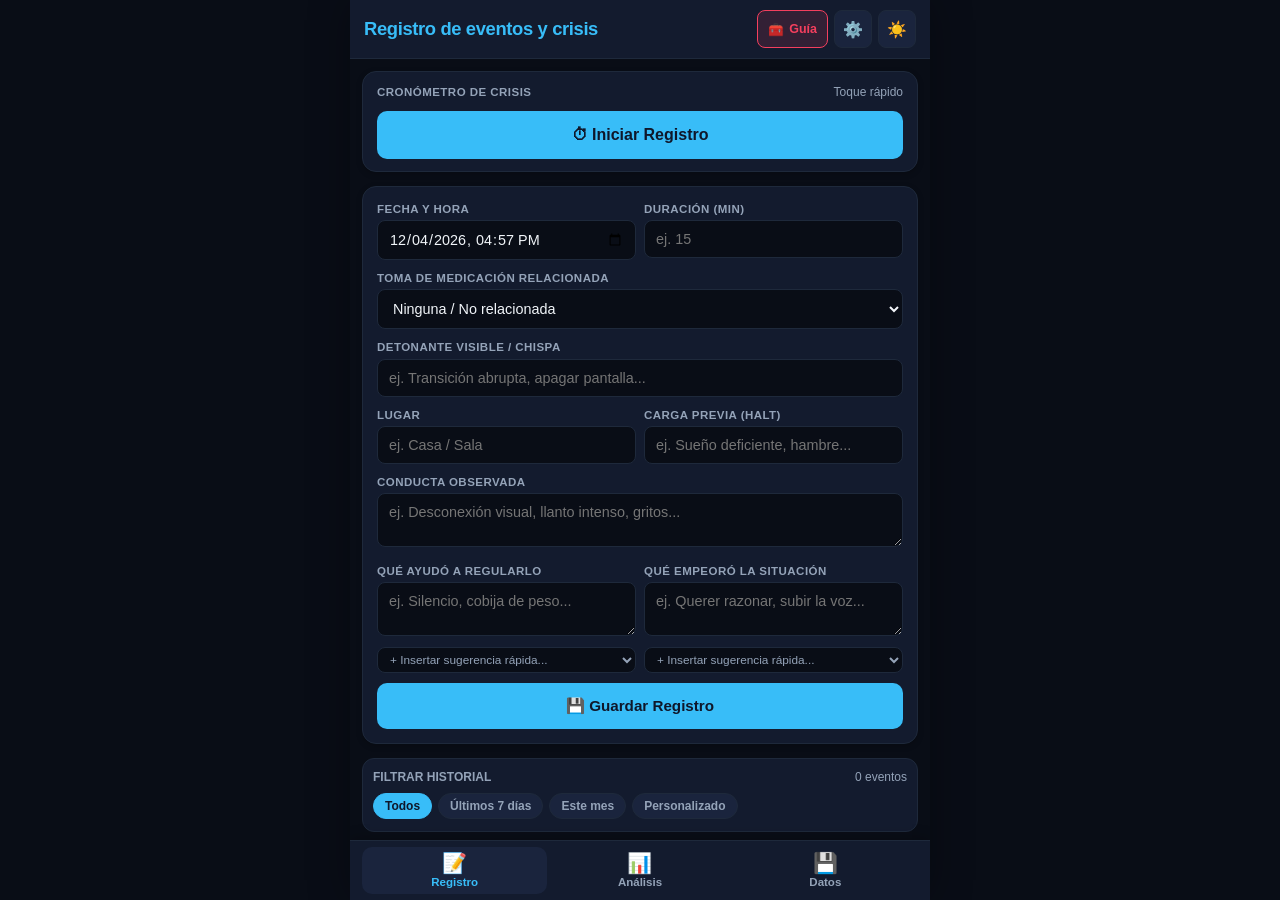
<file: public/bitacora_offline.html>
<!DOCTYPE html>
<html lang="es">
<head>
  <meta charset="UTF-8">
  <meta name="viewport" content="width=device-width, initial-scale=1.0, maximum-scale=1.0, user-scalable=no">
  <title>Registro de eventos y crisis</title>
  <meta name="description" content="Herramienta de registro de eventos y crisis, análisis de patrones y guía rápida de rescate.">
  <meta name="theme-color" content="#090d16">
  <meta name="apple-mobile-web-app-capable" content="yes">
  <meta name="apple-mobile-web-app-status-bar-style" content="black-translucent">
  <meta name="apple-mobile-web-app-title" content="Registro Crisis">
  <!-- 1. PWA Manifest Nativo -->
  <link rel="manifest" href="/manifest.json">
  <link rel="icon" type="image/png" sizes="192x192" href="/icon-192.png">
  <link rel="apple-touch-icon" href="/icon-192.png">

  <style>
    :root {
      --bg: #090d16;
      --card: #131b2e;
      --card-subtle: #1a243d;
      --accent: #38bdf8;
      --accent-hover: #0ea5e9;
      --accent-peak: #f43f5e;
      --text: #f1f5f9;
      --muted: #94a3b8;
      --border: #1e293b;
      --border-light: #2d3d63;
      --input-bg: #090d16;
      --danger: #f43f5e;
      --success: #10b981;
      --shadow: 0 4px 16px rgba(0, 0, 0, 0.35);
      --shadow-sm: 0 2px 6px rgba(0, 0, 0, 0.2);
    }

    [data-theme="light"] {
      --bg: #f8fafc;
      --card: #ffffff;
      --card-subtle: #f1f5f9;
      --accent: #0284c7;
      --accent-hover: #0369a1;
      --accent-peak: #e11d48;
      --text: #0f172a;
      --muted: #64748b;
      --border: #e2e8f0;
      --border-light: #cbd5e1;
      --input-bg: #ffffff;
      --danger: #e11d48;
      --success: #059669;
      --shadow: 0 4px 16px rgba(15, 23, 42, 0.06);
      --shadow-sm: 0 2px 6px rgba(15, 23, 42, 0.03);
    }

    * {
      box-sizing: border-box;
      font-family: -apple-system, BlinkMacSystemFont, "Segoe UI", Roboto, "Helvetica Neue", sans-serif;
      margin: 0;
      padding: 0;
      -webkit-tap-highlight-color: transparent;
    }

    html, body {
      height: 100%;
      height: 100dvh;
      margin: 0;
      padding: 0;
      overflow: hidden;
      background-color: var(--bg);
      color: var(--text);
      line-height: 1.4;
      -webkit-font-smoothing: antialiased;
    }

    /* App Shell Fijo (Zero Window Overflow) */
    .app-shell {
      height: 100%;
      height: 100dvh;
      width: 100%;
      max-width: 580px;
      margin: 0 auto;
      display: flex;
      flex-direction: column;
      overflow: hidden;
      background-color: var(--bg);
      position: relative;
      box-shadow: 0 0 40px rgba(0, 0, 0, 0.3);
    }

    /* Cabecera Compacta Fija */
    .app-header {
      flex-shrink: 0;
      z-index: 30;
      border-bottom: 1px solid var(--border);
      background: var(--card);
      padding: 10px 14px;
      display: flex;
      justify-content: space-between;
      align-items: center;
      gap: 8px;
    }

    .brand-wrap {
      display: flex;
      flex-direction: column;
      overflow: hidden;
    }

    h1 {
      font-size: 1.15rem;
      font-weight: 800;
      color: var(--accent);
      letter-spacing: -0.02em;
      white-space: nowrap;
      overflow: hidden;
      text-overflow: ellipsis;
      line-height: 1.2;
    }

    .child-badge {
      font-size: 0.72rem;
      font-weight: 600;
      color: var(--muted);
      display: flex;
      align-items: center;
      gap: 5px;
      margin-top: 2px;
    }

    .child-pill {
      background: var(--card-subtle);
      border: 1px solid var(--border);
      padding: 0px 7px;
      border-radius: 9999px;
      color: var(--accent);
      font-size: 0.7rem;
    }

    .header-actions {
      display: flex;
      align-items: center;
      gap: 6px;
      flex-shrink: 0;
    }

    /* Contenido Scrolleable de cada vista */
    .view-content {
      flex: 1;
      overflow-y: auto;
      -webkit-overflow-scrolling: touch;
      padding: 12px;
      display: flex;
      flex-direction: column;
      gap: 12px;
    }

    /* Barra de Navegación Inferior Fija */
    .bottom-nav {
      flex-shrink: 0;
      z-index: 30;
      border-top: 1px solid var(--border);
      background: var(--card);
      display: grid;
      grid-template-columns: repeat(3, 1fr);
      padding: 6px 12px calc(6px + env(safe-area-inset-bottom, 0px)) 12px;
      box-shadow: 0 -3px 12px rgba(0, 0, 0, 0.2);
    }

    .nav-item {
      display: flex;
      flex-direction: column;
      align-items: center;
      justify-content: center;
      gap: 3px;
      padding: 6px 0;
      border-radius: 10px;
      color: var(--muted);
      font-size: 0.72rem;
      font-weight: 600;
      cursor: pointer;
      border: none;
      background: transparent;
      transition: all 0.15s ease;
      touch-action: manipulation;
    }

    .nav-item.active {
      color: var(--accent);
      background: var(--card-subtle);
    }

    .nav-item .nav-icon {
      font-size: 1.25rem;
      line-height: 1;
    }

    /* Cronómetro */
    .timer-box {
      background: var(--card);
      border: 1px solid var(--border);
      border-radius: 14px;
      padding: 12px 14px;
      display: flex;
      flex-direction: column;
      gap: 10px;
      box-shadow: var(--shadow-sm);
      transition: border-color 0.2s ease;
    }

    .timer-box.active {
      border-color: var(--accent-peak);
      box-shadow: 0 0 16px rgba(244, 63, 94, 0.25);
    }

    .timer-btn {
      width: 100%;
      padding: 13px 16px;
      min-height: 48px;
      font-size: 1rem;
      font-weight: 700;
      border-radius: 10px;
      cursor: pointer;
      border: none;
      display: flex;
      align-items: center;
      justify-content: center;
      gap: 8px;
      touch-action: manipulation;
      transition: transform 0.1s ease;
    }

    .timer-btn-start {
      background: var(--accent);
      color: #0f172a;
    }

    .timer-btn-start:active {
      transform: scale(0.98);
    }

    .timer-btn-stop {
      background: var(--accent-peak);
      color: #ffffff;
      animation: pulse-ring 2s cubic-bezier(0.4, 0, 0.6, 1) infinite;
    }

    @keyframes pulse-ring {
      0%, 100% { box-shadow: 0 0 0 0 rgba(244, 63, 94, 0.5); }
      50% { box-shadow: 0 0 0 8px rgba(244, 63, 94, 0); }
    }

    .timer-time-display {
      font-family: ui-monospace, SFMono-Regular, Menlo, Monaco, Consolas, monospace;
      font-size: 1.8rem;
      font-weight: 800;
      color: var(--accent-peak);
      text-align: center;
      line-height: 1.1;
    }

    .timer-badge {
      font-size: 0.68rem;
      font-weight: 700;
      text-transform: uppercase;
      letter-spacing: 0.05em;
      padding: 2px 7px;
      border-radius: 9999px;
      display: inline-flex;
      align-items: center;
      gap: 5px;
    }

    .timer-badge.running {
      background: rgba(244, 63, 94, 0.15);
      color: var(--accent-peak);
      border: 1px solid rgba(244, 63, 94, 0.3);
    }

    .timer-alert {
      background: rgba(16, 185, 129, 0.12);
      border: 1px solid var(--success);
      color: var(--text);
      padding: 8px 12px;
      border-radius: 8px;
      font-size: 0.8rem;
      display: flex;
      justify-content: space-between;
      align-items: center;
    }

    /* Alerta de Medicación */
    .med-alert-box {
      background: rgba(56, 189, 248, 0.1);
      border: 1px solid var(--accent);
      border-radius: 10px;
      padding: 10px 12px;
      display: flex;
      align-items: center;
      justify-content: space-between;
      gap: 8px;
      font-size: 0.82rem;
      color: var(--text);
    }

    [data-theme="light"] .med-alert-box {
      background: rgba(2, 132, 199, 0.08);
    }

    /* Tarjetas y Formularios */
    .card {
      background-color: var(--card);
      border: 1px solid var(--border);
      border-radius: 14px;
      padding: 14px;
      display: flex;
      flex-direction: column;
      gap: 10px;
      box-shadow: var(--shadow-sm);
    }

    label {
      font-size: 0.72rem;
      font-weight: 700;
      color: var(--muted);
      text-transform: uppercase;
      letter-spacing: 0.04em;
      margin-bottom: 3px;
      display: block;
    }

    input, textarea, select {
      width: 100%;
      background: var(--input-bg);
      border: 1px solid var(--border);
      border-radius: 8px;
      color: var(--text);
      padding: 10px 11px;
      font-size: 0.9rem;
      outline: none;
      transition: border-color 0.15s ease;
    }

    input:focus, textarea:focus, select:focus {
      border-color: var(--accent);
    }

    textarea {
      resize: vertical;
      min-height: 52px;
    }

    .grid {
      display: grid;
      grid-template-columns: 1fr 1fr;
      gap: 8px;
    }

    /* Botones */
    .btn {
      background: var(--accent);
      color: #0f172a;
      border: none;
      font-weight: 700;
      font-size: 0.95rem;
      padding: 12px;
      border-radius: 10px;
      cursor: pointer;
      text-align: center;
      min-height: 46px;
      display: flex;
      align-items: center;
      justify-content: center;
      gap: 6px;
      transition: transform 0.1s ease;
      touch-action: manipulation;
    }

    .btn:active {
      transform: scale(0.98);
    }

    .btn-secondary {
      background: var(--card-subtle);
      border: 1px solid var(--border);
      color: var(--text);
      font-size: 0.8rem;
      font-weight: 600;
      padding: 7px 11px;
      border-radius: 8px;
      cursor: pointer;
      min-height: 38px;
      display: inline-flex;
      align-items: center;
      justify-content: center;
      gap: 5px;
      touch-action: manipulation;
    }

    .btn-icon {
      background: var(--card-subtle);
      border: 1px solid var(--border);
      color: var(--text);
      font-size: 1rem;
      width: 38px;
      height: 38px;
      border-radius: 8px;
      cursor: pointer;
      display: flex;
      align-items: center;
      justify-content: center;
      touch-action: manipulation;
    }

    .btn-rescue {
      background: rgba(244, 63, 94, 0.14);
      border: 1px solid var(--accent-peak);
      color: var(--accent-peak);
      font-size: 0.78rem;
      font-weight: 700;
      padding: 6px 10px;
      border-radius: 8px;
      cursor: pointer;
      min-height: 38px;
      display: inline-flex;
      align-items: center;
      gap: 5px;
      touch-action: manipulation;
    }

    .btn-danger {
      background: transparent;
      border: 1px solid var(--danger);
      color: var(--danger);
      font-size: 0.72rem;
      font-weight: 600;
      padding: 3px 8px;
      border-radius: 6px;
      cursor: pointer;
      min-height: 28px;
    }

    /* Modales y Bottom Sheets */
    .modal-overlay {
      position: fixed;
      inset: 0;
      background: rgba(0, 0, 0, 0.75);
      display: flex;
      align-items: flex-end;
      justify-content: center;
      z-index: 1000;
      backdrop-filter: blur(4px);
    }

    @media (min-width: 480px) {
      .modal-overlay {
        align-items: center;
        padding: 16px;
      }
    }

    .modal-card {
      background-color: var(--card);
      border: 1px solid var(--border);
      border-top-left-radius: 20px;
      border-top-right-radius: 20px;
      border-bottom-left-radius: 0px;
      border-bottom-right-radius: 0px;
      padding: 18px 16px;
      width: 100%;
      max-width: 540px;
      max-height: 85vh;
      overflow-y: auto;
      box-shadow: 0 -10px 30px rgba(0, 0, 0, 0.5);
      display: flex;
      flex-direction: column;
      gap: 14px;
      animation: slide-up 0.22s cubic-bezier(0.16, 1, 0.3, 1);
    }

    @media (min-width: 480px) {
      .modal-card {
        border-radius: 18px;
        box-shadow: 0 10px 40px rgba(0, 0, 0, 0.5);
        max-height: 80vh;
      }
    }

    @keyframes slide-up {
      from { transform: translateY(100%); }
      to { transform: translateY(0); }
    }

    .modal-header {
      display: flex;
      justify-content: space-between;
      align-items: center;
      border-bottom: 1px solid var(--border);
      padding-bottom: 10px;
    }

    .modal-title {
      font-size: 1.1rem;
      font-weight: 800;
      color: var(--text);
      display: flex;
      align-items: center;
      gap: 8px;
    }

    .rescue-step {
      background: var(--card-subtle);
      border-left: 4px solid var(--accent);
      padding: 10px 12px;
      border-radius: 8px;
      font-size: 0.88rem;
      line-height: 1.4;
      color: var(--text);
    }

    .rescue-step.critical {
      border-left-color: var(--accent-peak);
    }

    /* Filtros */
    .filter-bar {
      background: var(--card);
      border: 1px solid var(--border);
      border-radius: 12px;
      padding: 10px;
      display: flex;
      flex-direction: column;
      gap: 8px;
    }

    .filter-pills {
      display: flex;
      gap: 6px;
      overflow-x: auto;
      padding-bottom: 2px;
    }

    .filter-pill {
      background: var(--card-subtle);
      border: 1px solid var(--border);
      color: var(--muted);
      font-size: 0.75rem;
      font-weight: 600;
      padding: 5px 11px;
      border-radius: 9999px;
      cursor: pointer;
      white-space: nowrap;
    }

    .filter-pill.active {
      background: var(--accent);
      color: #0f172a;
      border-color: var(--accent);
    }

    /* Métricas */
    .stats-grid {
      display: grid;
      grid-template-columns: repeat(2, 1fr);
      gap: 8px;
    }

    @media (min-width: 440px) {
      .stats-grid {
        grid-template-columns: repeat(4, 1fr);
      }
    }

    .stat-box {
      background: var(--card);
      padding: 10px 8px;
      border-radius: 12px;
      border: 1px solid var(--border);
      display: flex;
      flex-direction: column;
      align-items: center;
      text-align: center;
    }

    .stat-num {
      font-size: 1.25rem;
      font-weight: 800;
      color: var(--accent);
      line-height: 1.2;
    }

    .stat-desc {
      font-size: 0.68rem;
      color: var(--muted);
      text-transform: uppercase;
      font-weight: 700;
      margin-top: 2px;
    }

    /* Gráficos */
    .bar-chart {
      display: flex;
      flex-direction: column;
      gap: 6px;
      margin-top: 4px;
    }

    .bar-row {
      display: flex;
      align-items: center;
      gap: 8px;
      font-size: 0.78rem;
    }

    .bar-label {
      width: 50px;
      color: var(--muted);
      text-align: right;
      font-variant-numeric: tabular-nums;
      font-weight: 500;
    }

    .bar-track {
      flex: 1;
      background: var(--input-bg);
      height: 16px;
      border-radius: 4px;
      overflow: hidden;
      display: flex;
      border: 1px solid var(--border);
    }

    .bar-fill {
      height: 100%;
      background: var(--accent);
      border-radius: 4px;
      transition: width 0.3s ease;
    }

    .bar-fill.peak {
      background: var(--accent-peak);
    }

    .bar-val {
      width: 22px;
      color: var(--text);
      font-weight: 700;
    }

    /* Historial */
    .item {
      background: var(--card);
      border: 1px solid var(--border);
      border-left: 3.5px solid var(--accent);
      padding: 11px 12px;
      border-radius: 10px;
      display: flex;
      flex-direction: column;
      gap: 4px;
    }

    .item-header {
      display: flex;
      justify-content: space-between;
      align-items: center;
      font-size: 0.78rem;
      color: var(--muted);
    }

    .item-title {
      font-weight: 700;
      color: var(--text);
      font-size: 0.92rem;
    }

    .med-badge {
      background: rgba(56, 189, 248, 0.12);
      color: var(--accent);
      border: 1px solid rgba(56, 189, 248, 0.3);
      font-size: 0.72rem;
      font-weight: 600;
      padding: 2px 6px;
      border-radius: 4px;
      display: inline-flex;
      align-items: center;
      gap: 4px;
      width: fit-content;
    }

    .top-trigger-item {
      display: flex;
      justify-content: space-between;
      align-items: center;
      background: var(--card-subtle);
      padding: 8px 12px;
      border-radius: 8px;
      font-size: 0.84rem;
      border: 1px solid var(--border);
    }

    .data-card-grid {
      display: flex;
      flex-direction: column;
      gap: 10px;
    }

    .action-card {
      background: var(--card);
      border: 1px solid var(--border);
      border-radius: 12px;
      padding: 14px;
      display: flex;
      justify-content: space-between;
      align-items: center;
      gap: 10px;
    }

    .action-card-text {
      display: flex;
      flex-direction: column;
      gap: 3px;
    }

    .action-card-title {
      font-weight: 700;
      font-size: 0.9rem;
    }

    .action-card-desc {
      font-size: 0.76rem;
      color: var(--muted);
    }

    /* Toast */
    .toast-container {
      position: fixed;
      bottom: 74px;
      left: 50%;
      transform: translateX(-50%);
      z-index: 1200;
      width: calc(100% - 24px);
      max-width: 480px;
      pointer-events: none;
    }

    .toast {
      background: var(--card);
      border: 1.5px solid var(--accent);
      color: var(--text);
      padding: 10px 14px;
      border-radius: 12px;
      box-shadow: 0 10px 28px rgba(0, 0, 0, 0.45);
      font-size: 0.85rem;
      font-weight: 600;
      display: flex;
      align-items: center;
      justify-content: space-between;
      gap: 10px;
      pointer-events: auto;
      animation: slide-up 0.2s cubic-bezier(0.16, 1, 0.3, 1);
    }

    .toast.toast-success { border-color: var(--success); }
    .toast.toast-danger { border-color: var(--danger); }

    /* PWA Install Banner */
    .install-banner {
      position: fixed;
      bottom: 64px;
      left: 50%;
      transform: translateX(-50%);
      width: calc(100% - 20px);
      max-width: 540px;
      z-index: 1100;
      background: var(--card);
      border: 1.5px solid var(--accent);
      border-radius: 14px;
      padding: 12px 14px;
      box-shadow: 0 12px 32px rgba(0, 0, 0, 0.5);
      display: flex;
      flex-direction: column;
      gap: 10px;
      animation: slide-up 0.25s cubic-bezier(0.16, 1, 0.3, 1);
    }

    .install-banner-content {
      display: flex;
      align-items: center;
      gap: 10px;
    }

    .install-banner-icon {
      font-size: 1.6rem;
      line-height: 1;
    }

    .install-banner-text {
      display: flex;
      flex-direction: column;
      gap: 2px;
    }

    .install-banner-title {
      font-size: 0.88rem;
      font-weight: 700;
      color: var(--text);
    }

    .install-banner-desc {
      font-size: 0.78rem;
      color: var(--muted);
      line-height: 1.3;
    }

    .install-banner-actions {
      display: flex;
      gap: 8px;
      justify-content: flex-end;
    }

    .btn-install-primary {
      background: var(--accent);
      color: #0f172a;
      border: none;
      font-weight: 700;
      font-size: 0.82rem;
      padding: 8px 14px;
      border-radius: 8px;
      cursor: pointer;
      touch-action: manipulation;
    }

    .btn-install-secondary {
      background: var(--card-subtle);
      border: 1px solid var(--border);
      color: var(--muted);
      font-weight: 600;
      font-size: 0.82rem;
      padding: 8px 12px;
      border-radius: 8px;
      cursor: pointer;
      touch-action: manipulation;
    }
  </style>
</head>
<body>

<div class="app-shell">
  <!-- Datalists para sugerencias previas -->
  <datalist id="dl-chispa"></datalist>
  <datalist id="dl-lugar"></datalist>
  <datalist id="dl-carga"></datalist>

  <input type="file" id="fileImport" accept=".json" style="display:none;" onchange="importarJSON(event)">

  <!-- Cabecera Fija -->
  <header class="app-header">
    <div class="brand-wrap">
      <h1 id="appTitleHeader">Registro de eventos y crisis</h1>
    </div>
    <div class="header-actions">
      <button type="button" class="btn-rescue" onclick="abrirModal('rescueModal')" title="Guía rápida de rescate">
        <span>🧰</span><span>Guía</span>
      </button>
      <button type="button" class="btn-icon" onclick="abrirModal('profileModal')" title="Ajustes y Perfil">⚙️</button>
      <button type="button" class="btn-icon" id="themeToggleBtn" onclick="toggleTheme()" title="Cambiar tema">☀️</button>
    </div>
  </header>

  <!-- Contenedor scrolleable autónomo para la vista actual (Zero Window Overflow) -->
  <main class="view-content">
    <!-- VISTA 1: REGISTRO -->
    <div id="vistaRegistro" style="display:flex; flex-direction:column; gap:14px;">
      <!-- Cronómetro de Crisis -->
      <section class="timer-box" id="timerContainer">
        <div style="display:flex; justify-content:space-between; align-items:center;">
          <label style="margin:0;">Cronómetro de Crisis</label>
          <span class="timer-badge" id="timerBadge" style="display:none;">
            <span style="width:8px; height:8px; border-radius:50%; background:var(--accent-peak); display:inline-block;"></span>
            En curso
          </span>
          <span id="timerHint" style="font-size:0.75rem; color:var(--muted);">Toque rápido</span>
        </div>

        <div id="timerDisplayWrap" style="display:none; flex-direction:column; align-items:center; gap:4px;">
          <div class="timer-time-display" id="timerDisplay">00:00</div>
          <div id="timerStartInfo" style="font-size:0.8rem; color:var(--muted);"></div>
        </div>

        <button type="button" class="timer-btn timer-btn-start" id="btnTimer" onclick="toggleTimer()">
          ⏱ Iniciar Registro
        </button>

        <div id="timerCancelWrap" style="display:none; justify-content:center;">
          <button type="button" onclick="cancelarTimer()" style="background:transparent; border:none; color:var(--muted); font-size:0.75rem; text-decoration:underline; cursor:pointer; padding:4px;">
            Cancelar cronómetro sin calcular
          </button>
        </div>

        <div class="timer-alert" id="timerAlert" style="display:none;">
          <span id="timerAlertText"></span>
          <button type="button" onclick="cerrarAlertaTimer()" style="background:transparent; border:none; color:var(--text); cursor:pointer; font-size:1rem; line-height:1;">×</button>
        </div>
      </section>

      <!-- Formulario de Registro -->
      <form id="logForm" class="card" onsubmit="guardarRegistro(event)">
        <div class="grid">
          <div>
            <label for="fechaHora">Fecha y Hora</label>
            <input type="datetime-local" id="fechaHora" oninput="verificarProximidadMedicacion()" required>
          </div>
          <div>
            <label for="duracion">Duración (min)</label>
            <input type="number" id="duracion" placeholder="ej. 15" min="1" required>
          </div>
        </div>

        <!-- Alerta de coincidencia con medicación programada -->
        <div id="medAlertBox" style="display:none;" class="med-alert-box">
          <div style="display:flex; align-items:flex-start; gap:10px;">
            <span style="font-size:1.25rem; line-height:1;">💊</span>
            <div>
              <div style="font-weight:700; font-size:0.86rem; color:var(--accent);">Toma de medicación cercana detectada</div>
              <div id="medAlertText" style="font-size:0.82rem; margin-top:2px; color:var(--text);"></div>
            </div>
          </div>
          <button type="button" id="btnVincularMed" class="btn-secondary" style="font-size:0.76rem; padding:6px 10px; min-height:32px; white-space:nowrap;">Vincular toma</button>
        </div>

        <div>
          <label for="medRelated">Toma de medicación relacionada</label>
          <select id="medRelated">
            <option value="">Ninguna / No relacionada</option>
          </select>
        </div>

        <div>
          <label for="chispa">Detonante visible / Chispa</label>
          <input type="text" id="chispa" list="dl-chispa" placeholder="ej. Transición abrupta, apagar pantalla..." required>
        </div>

        <div class="grid">
          <div>
            <label for="lugar">Lugar</label>
            <input type="text" id="lugar" list="dl-lugar" placeholder="ej. Casa / Sala">
          </div>
          <div>
            <label for="carga">Carga previa (HALT)</label>
            <input type="text" id="carga" list="dl-carga" placeholder="ej. Sueño deficiente, hambre...">
          </div>
        </div>

        <div>
          <label for="conducta">Conducta observada</label>
          <textarea id="conducta" placeholder="ej. Desconexión visual, llanto intenso, gritos..."></textarea>
        </div>

        <div class="grid">
          <div>
            <label for="ayudo">Qué ayudó a regularlo</label>
            <textarea id="ayudo" placeholder="ej. Silencio, cobija de peso..."></textarea>
            <select id="selAyudoQuick" style="margin-top:4px; font-size:0.74rem; padding:4px 8px; color:var(--muted);" onchange="insertarSugerencia('ayudo', this.value); this.value='';">
              <option value="">+ Insertar sugerencia rápida...</option>
            </select>
          </div>
          <div>
            <label for="empeoro">Qué empeoró la situación</label>
            <textarea id="empeoro" placeholder="ej. Querer razonar, subir la voz..."></textarea>
            <select id="selEmpeoroQuick" style="margin-top:4px; font-size:0.74rem; padding:4px 8px; color:var(--muted);" onchange="insertarSugerencia('empeoro', this.value); this.value='';">
              <option value="">+ Insertar sugerencia rápida...</option>
            </select>
          </div>
        </div>

        <button type="submit" class="btn">💾 Guardar Registro</button>
      </form>

      <!-- Barra de Filtros -->
      <div class="filter-bar">
        <div style="display:flex; justify-content:space-between; align-items:center;">
          <span style="font-size:0.75rem; font-weight:700; color:var(--muted); text-transform:uppercase;">Filtrar historial</span>
          <span style="font-size:0.75rem; color:var(--muted);" id="filterCountHist">0 eventos</span>
        </div>
        <div class="filter-pills">
          <button type="button" class="filter-pill active" id="fBtn-all" onclick="setFiltro('all')">Todos</button>
          <button type="button" class="filter-pill" id="fBtn-7d" onclick="setFiltro('7d')">Últimos 7 días</button>
          <button type="button" class="filter-pill" id="fBtn-month" onclick="setFiltro('month')">Este mes</button>
          <button type="button" class="filter-pill" id="fBtn-custom" onclick="setFiltro('custom')">Personalizado</button>
        </div>
        <div class="grid" id="customRangeGrid" style="display:none; margin-top:4px;">
          <div>
            <label for="cStart" style="font-size:0.68rem;">Desde:</label>
            <input type="date" id="cStart" onchange="aplicarRangoCustom()">
          </div>
          <div>
            <label for="cEnd" style="font-size:0.68rem;">Hasta:</label>
            <input type="date" id="cEnd" onchange="aplicarRangoCustom()">
          </div>
        </div>
      </div>

      <!-- Lista Historial -->
      <div id="historialLista" style="display:flex; flex-direction:column; gap:10px;"></div>
    </div>

    <!-- VISTA 2: ANÁLISIS Y GRÁFICAS -->
    <div id="vistaAnalisis" style="display:none; flex-direction:column; gap:14px;">
      <div class="filter-bar">
        <div style="display:flex; justify-content:space-between; align-items:center;">
          <span style="font-size:0.75rem; font-weight:700; color:var(--muted); text-transform:uppercase;">Período de análisis</span>
          <span style="font-size:0.75rem; color:var(--accent); font-weight:600;" id="filterCountAna">0 eventos evaluados</span>
        </div>
        <div class="filter-pills">
          <button type="button" class="filter-pill active" id="fBtnAna-all" onclick="setFiltro('all')">Histórico completo</button>
          <button type="button" class="filter-pill" id="fBtnAna-7d" onclick="setFiltro('7d')">Últimos 7 días</button>
          <button type="button" class="filter-pill" id="fBtnAna-month" onclick="setFiltro('month')">Este mes</button>
          <button type="button" class="filter-pill" id="fBtnAna-custom" onclick="setFiltro('custom')">Personalizado</button>
        </div>
      </div>

      <div class="stats-grid">
        <div class="stat-box">
          <div class="stat-num" id="statTotal">0</div>
          <div class="stat-desc">Crisis Registradas</div>
        </div>
        <div class="stat-box">
          <div class="stat-num"><span id="statDuracion">0</span> <span style="font-size:0.8rem;">min</span></div>
          <div class="stat-desc">Duración Media</div>
        </div>
        <div class="stat-box">
          <div class="stat-num" id="statPico" style="color:var(--accent-peak);">--</div>
          <div class="stat-desc">Hora Pico</div>
        </div>
        <div class="stat-box">
          <div class="stat-num" id="statDiaPico" style="font-size:1.05rem;">--</div>
          <div class="stat-desc">Día más frecuente</div>
        </div>
      </div>

      <div class="card">
        <label>Top detonantes más frecuentes</label>
        <div id="topTriggersContainer" style="display:flex; flex-direction:column; gap:8px;"></div>
      </div>

      <div class="card">
        <label>Duración promedio por rango de intensidad</label>
        <p style="font-size:0.78rem; color:var(--muted); margin-top:-4px;">Categorización de crisis para identificar tendencias de severidad y persistencia.</p>
        <div class="bar-chart" id="chartRangosDuracion"></div>
      </div>

      <div class="card">
        <label>Distribución por franja horaria (Hora del día)</label>
        <p style="font-size:0.78rem; color:var(--muted); margin-top:-4px;">Identifica bajadas de glucosa o picos de fatiga ejecutiva.</p>
        <div class="bar-chart" id="chartHoras"></div>
      </div>

      <div class="card">
        <label>Distribución por día de la semana</label>
        <div class="bar-chart" id="chartDias"></div>
      </div>
    </div>

    <!-- VISTA 3: DATOS Y PRIVACIDAD -->
    <div id="vistaDatos" style="display:none; flex-direction:column; gap:14px;">
      <div class="card" style="background: linear-gradient(180deg, var(--card) 0%, var(--card-subtle) 100%);">
        <div style="display:flex; justify-content:space-between; align-items:center;">
          <div>
            <h3 style="font-size:1.02rem; font-weight:800;">Guía de Uso y Privacidad</h3>
            <p style="font-size:0.78rem; color:var(--muted); margin-top:2px;">Tus datos se guardan exclusivamente en la memoria local de tu dispositivo.</p>
          </div>
          <button type="button" class="btn-secondary" onclick="abrirModal('tutorialModal')">Tutorial</button>
        </div>
      </div>

      <div class="data-card-grid">
        <div class="action-card">
          <div class="action-card-text">
            <span class="action-card-title">Exportar para el médico (CSV)</span>
            <span class="action-card-desc">Genera una hoja de cálculo limpia con los filtros actuales para Microsoft Excel o consulta clínica.</span>
          </div>
          <button type="button" class="btn-secondary" onclick="exportarCSV()">Descargar CSV</button>
        </div>

        <div class="action-card">
          <div class="action-card-text">
            <span class="action-card-title">Crear Copia de Respaldo (JSON)</span>
            <span class="action-card-desc">Guarda un archivo de seguridad completo con todos los eventos, perfil y catálogo de sugerencias.</span>
          </div>
          <button type="button" class="btn-secondary" onclick="hacerCopiaJSON()">Crear Copia</button>
        </div>

        <div class="action-card">
          <div class="action-card-text">
            <span class="action-card-title">Restaurar Copia (JSON)</span>
            <span class="action-card-desc">Importa un archivo previo para recuperar todos los registros al cambiar de teléfono o navegador.</span>
          </div>
          <button type="button" class="btn-secondary" onclick="document.getElementById('fileImport').click()">Restaurar</button>
        </div>
      </div>
    </div>
  </main>

  <!-- Barra de Navegación Inferior Fija (Bottom Nav Bar) -->
  <nav class="bottom-nav">
    <button type="button" class="nav-item active" id="navItemRegistro" onclick="cambiarVista('registro')">
      <span class="nav-icon">📝</span>
      <span>Registro</span>
    </button>
    <button type="button" class="nav-item" id="navItemAnalisis" onclick="cambiarVista('analisis')">
      <span class="nav-icon">📊</span>
      <span>Análisis</span>
    </button>
    <button type="button" class="nav-item" id="navItemDatos" onclick="cambiarVista('datos')">
      <span class="nav-icon">💾</span>
      <span>Datos</span>
    </button>
  </nav>

  <!-- Banner Flotante de Instalación PWA en Android / Chrome -->
  <aside class="install-banner" id="pwaInstallBanner" style="display:none;" role="alert">
    <div class="install-banner-content">
      <span class="install-banner-icon">📲</span>
      <div class="install-banner-text">
        <span class="install-banner-title">Acceso rápido</span>
        <span class="install-banner-desc">📲 Instala esta aplicación en tu pantalla de inicio para acceso inmediato y sin conexión.</span>
      </div>
    </div>
    <div class="install-banner-actions">
      <button type="button" class="btn-install-secondary" onclick="descartarBannerInstalacion()">Ahora no</button>
      <button type="button" class="btn-install-primary" onclick="instalarAppPWA()">Instalar ahora</button>
    </div>
  </aside>

  <!-- Toast Notification Flotante -->
  <div class="toast-container" id="toastContainer" style="display:none;">
    <div class="toast" id="toastBox">
      <span id="toastMsg"></span>
      <button type="button" onclick="ocultarToast()" style="background:transparent; border:none; color:inherit; font-size:1.1rem; cursor:pointer; line-height:1;">×</button>
    </div>
  </div>

  <!-- Modal Guía Rápida de Rescate -->
  <div class="modal-overlay" id="rescueModal" style="display:none;" onclick="cerrarModal('rescueModal')">
    <div class="modal-card" onclick="event.stopPropagation()">
      <div class="modal-header">
        <div class="modal-title"><span>🧰</span> Protocolo de Rescate en Crisis</div>
        <button type="button" onclick="cerrarModal('rescueModal')" style="background:transparent; border:none; color:var(--text); font-size:1.4rem; cursor:pointer; line-height:1;">×</button>
      </div>
      <div style="display:flex; flex-direction:column; gap:10px;">
        <div class="rescue-step"><b>1. Reduce estímulos:</b> apaga ruidos, baja luces, retira objetos cercanos.</div>
        <div class="rescue-step"><b>2. Postura y tono neutro:</b> habla con voz suave, pocas palabras y sin exigir explicaciones.</div>
        <div class="rescue-step"><b>3. Espacio seguro y contención:</b> ofrece presión profunda o cobija si lo tolera; no toques si lo irrita.</div>
        <div class="rescue-step critical"><b>4. No intentes razonar</b> ni poner consecuencias en este momento.</div>
      </div>
      <button type="button" class="btn" style="margin-top:6px;" onclick="cerrarModal('rescueModal')">Entendido / Cerrar</button>
    </div>
  </div>

  <!-- Modal Tutorial -->
  <div class="modal-overlay" id="tutorialModal" style="display:none;" onclick="cerrarModal('tutorialModal')">
    <div class="modal-card" onclick="event.stopPropagation()">
      <div class="modal-header">
        <div class="modal-title"><span>📘</span> ¿Cómo funciona esta app?</div>
        <button type="button" onclick="cerrarModal('tutorialModal')" style="background:transparent; border:none; color:var(--text); font-size:1.4rem; cursor:pointer; line-height:1;">×</button>
      </div>
      <div style="display:flex; flex-direction:column; gap:12px; font-size:0.88rem;">
        <div class="rescue-step"><b>⏱ Cronómetro de Crisis:</b> Al comenzar un episodio, presiona el botón superior. Registrará la hora exacta. Al finalizar, calcula los minutos automáticamente.</div>
        <div class="rescue-step"><b>💊 Alerta de Medicación:</b> Si programas horarios en tu Perfil (⚙️), la aplicación te alertará si un evento ocurrió cerca de la toma programada.</div>
        <div class="rescue-step"><b>💡 Autocompletado que aprende:</b> Los detonantes y estrategias que escribas se guardan para seleccionarse con un toque en próximos episodios.</div>
        <div class="rescue-step"><b>🔒 Privacidad Absoluta:</b> La app no envía datos a ningún servidor externo. Todo reside en tu teléfono. Usa la pestaña "Datos" para crear copias JSON o exportar a CSV para el médico.</div>
      </div>
      <button type="button" class="btn" style="margin-top:8px;" onclick="cerrarModal('tutorialModal')">Cerrar Guía</button>
    </div>
  </div>

  <!-- Modal Ajustes / Perfil -->
  <div class="modal-overlay" id="profileModal" style="display:none;" onclick="cerrarModal('profileModal')">
    <div class="modal-card" onclick="event.stopPropagation()">
      <div class="modal-header">
        <div class="modal-title"><span>⚙️</span> Ajustes y Perfil</div>
        <button type="button" onclick="cerrarModal('profileModal')" style="background:transparent; border:none; color:var(--text); font-size:1.4rem; cursor:pointer; line-height:1;">×</button>
      </div>
      <form onsubmit="guardarPerfil(event)" style="display:flex; flex-direction:column; gap:14px;">
        <div>
          <label for="childName">Nombre del niño</label>
          <input type="text" id="childName" placeholder="ej. Mateo">
        </div>
        <div class="grid">
          <div>
            <label for="birthDateOrAge">Edad o nacimiento</label>
            <input type="text" id="birthDateOrAge" placeholder="ej. 8 años">
          </div>
          <div>
            <label for="diagnosisNotes">Notas del perfil</label>
            <input type="text" id="diagnosisNotes" placeholder="ej. Sensibilidad auditiva, notas...">
          </div>
        </div>

        <div style="border-top:1px solid var(--border); padding-top:12px;">
          <label style="display:block; margin-bottom:8px;">💊 Programador de Medicación (Horario semanal)</label>
          <div style="background:var(--card-subtle); padding:12px; border-radius:12px; display:flex; flex-direction:column; gap:10px;">
            <div class="grid">
              <div>
                <label for="medName" style="font-size:0.72rem;">Medicamento</label>
                <input type="text" id="medName" placeholder="ej. Metilfenidato 10mg">
              </div>
              <div>
                <label for="medTime" style="font-size:0.72rem;">Hora programada</label>
                <input type="time" id="medTime" value="08:00">
              </div>
            </div>
            <div>
              <label style="font-size:0.72rem;">Días de toma:</label>
              <div id="daysPillsContainer" style="display:flex; gap:4px; flex-wrap:wrap; margin-top:4px;"></div>
            </div>
            <button type="button" class="btn-secondary" style="align-self:flex-start;" onclick="agregarMedicamento()">+ Agregar toma al horario</button>
          </div>
          <div id="medListContainer" style="display:flex; flex-direction:column; gap:6px; margin-top:10px;"></div>
        </div>

        <button type="submit" class="btn" style="margin-top:8px;">Guardar Ajustes</button>
      </form>
    </div>
  </div>

  <!-- Modal Confirmar Eliminación -->
  <div class="modal-overlay" id="deleteConfirmModal" style="display:none;" onclick="cerrarModal('deleteConfirmModal')">
    <div class="modal-card" onclick="event.stopPropagation()">
      <div class="modal-header">
        <div class="modal-title" style="color:var(--danger);"><span>⚠️</span> ¿Eliminar este registro?</div>
        <button type="button" onclick="cerrarModal('deleteConfirmModal')" style="background:transparent; border:none; color:var(--text); font-size:1.4rem; cursor:pointer; line-height:1;">×</button>
      </div>
      <p style="font-size:0.9rem; color:var(--text);">Esta acción borrará el evento seleccionado de tu historial permanente.</p>
      <div style="display:flex; gap:10px; margin-top:6px;">
        <button type="button" class="btn-secondary" style="flex:1;" onclick="cerrarModal('deleteConfirmModal')">Cancelar</button>
        <button type="button" class="btn" style="flex:1; background:var(--danger); color:#ffffff;" onclick="confirmarBorrado()">Sí, eliminar</button>
      </div>
    </div>
  </div>
</div>

<script>
  // 1. Registro de Service Worker limpio apuntando al archivo independiente /sw.js
  if ('serviceWorker' in navigator && window.location.protocol.startsWith('http')) {
    navigator.serviceWorker.register('/sw.js').catch(function (err) {
      console.warn('[PWA] Error registro SW:', err);
    });

    window.addEventListener('offline', () => {
      mostrarToast('📡 Conexión inestable/offline. Usando caché instantánea.', 'info');
    });
    window.addEventListener('online', () => {
      mostrarToast('✓ Conexión a internet restablecida.', 'success');
    });
  }

  // PWA Install Prompt Banner
  let deferredPrompt = null;
  window.addEventListener('beforeinstallprompt', (e) => {
    e.preventDefault();
    deferredPrompt = e;
    try {
      if (!sessionStorage.getItem('pwa_banner_dismissed')) {
        const b = document.getElementById('pwaInstallBanner');
        if (b) b.style.display = 'flex';
      }
    } catch {
      const b = document.getElementById('pwaInstallBanner');
      if (b) b.style.display = 'flex';
    }
  });

  window.addEventListener('appinstalled', () => {
    const b = document.getElementById('pwaInstallBanner');
    if (b) b.style.display = 'none';
    deferredPrompt = null;
    mostrarToast('¡Aplicación agregada a la pantalla de inicio!', 'success');
  });

  async function instalarAppPWA() {
    if (!deferredPrompt) return;
    try {
      deferredPrompt.prompt();
      const choice = await deferredPrompt.userChoice;
      if (choice && choice.outcome === 'accepted') {
        const b = document.getElementById('pwaInstallBanner');
        if (b) b.style.display = 'none';
      }
    } catch {}
    deferredPrompt = null;
  }

  function descartarBannerInstalacion() {
    const b = document.getElementById('pwaInstallBanner');
    if (b) b.style.display = 'none';
    try {
      sessionStorage.setItem('pwa_banner_dismissed', 'true');
    } catch {}
  }

  // Estado global
  let currentFilter = 'all';
  let customStartDate = '';
  let customEndDate = '';
  let timerStartMs = null;
  let timerInterval = null;
  let tempMedDays = ['Lun', 'Mar', 'Mié', 'Jue', 'Vie'];
  let pendingDeleteId = null;
  const DIAS_SEMANA_ABR = ['Lun', 'Mar', 'Mié', 'Jue', 'Vie', 'Sáb', 'Dom'];

  function toLocalISOString(date) {
    const d = new Date(date);
    d.setMinutes(d.getMinutes() - d.getTimezoneOffset());
    return d.toISOString().slice(0, 16);
  }

  function setFechaActual() {
    document.getElementById('fechaHora').value = toLocalISOString(new Date());
  }

  // Toast
  let toastTimer = null;
  function mostrarToast(msg, type = 'info') {
    const cont = document.getElementById('toastContainer');
    const box = document.getElementById('toastBox');
    const msgEl = document.getElementById('toastMsg');
    msgEl.innerText = msg;
    box.className = `toast toast-${type}`;
    cont.style.display = 'block';
    if (toastTimer) clearTimeout(toastTimer);
    toastTimer = setTimeout(ocultarToast, 3500);
  }
  function ocultarToast() {
    document.getElementById('toastContainer').style.display = 'none';
  }

  // Tema
  function initTheme() {
    const saved = localStorage.getItem('app_theme') || 'dark';
    document.documentElement.setAttribute('data-theme', saved);
    actualizarBotonTema(saved);
  }

  function toggleTheme() {
    const cur = document.documentElement.getAttribute('data-theme') || 'dark';
    const next = cur === 'dark' ? 'light' : 'dark';
    document.documentElement.setAttribute('data-theme', next);
    localStorage.setItem('app_theme', next);
    actualizarBotonTema(next);
  }

  function actualizarBotonTema(theme) {
    const btn = document.getElementById('themeToggleBtn');
    if (btn) btn.innerText = theme === 'dark' ? '☀️' : '🌙';
  }

  // Modales
  function abrirModal(id) { document.getElementById(id).style.display = 'flex'; }
  function cerrarModal(id) { document.getElementById(id).style.display = 'none'; }

  // Perfil
  function getProfile() {
    try {
      return JSON.parse(localStorage.getItem('profile_data')) || { childName: '', birthDateOrAge: '', diagnosisNotes: '', medications: [] };
    } catch {
      return { childName: '', birthDateOrAge: '', diagnosisNotes: '', medications: [] };
    }
  }

  function renderProfileUI() {
    const p = getProfile();
    document.getElementById('childName').value = p.childName || '';
    document.getElementById('birthDateOrAge').value = p.birthDateOrAge || '';
    document.getElementById('diagnosisNotes').value = p.diagnosisNotes || '';

    const badge = document.getElementById('childBadgeHeader');
    const pill = document.getElementById('childPillText');
    if (p.childName && p.childName.trim()) {
      pill.innerText = `Registro de ${p.childName}`;
      badge.style.display = 'flex';
    } else {
      badge.style.display = 'none';
    }

    renderMedicationSelector();
    renderMedicationList();
    renderDayPills();
  }

  function renderDayPills() {
    const container = document.getElementById('daysPillsContainer');
    if (!container) return;
    container.innerHTML = '';
    DIAS_SEMANA_ABR.forEach(d => {
      const isSel = tempMedDays.includes(d);
      const b = document.createElement('button');
      b.type = 'button';
      b.innerText = d;
      b.style.cssText = `padding:4px 8px; border-radius:6px; font-size:0.75rem; font-weight:600; border:1px solid var(--border); cursor:pointer; background:${isSel ? 'var(--accent)' : 'var(--card)'}; color:${isSel ? '#0f172a' : 'var(--text)'};`;
      b.onclick = () => {
        if (tempMedDays.includes(d)) tempMedDays = tempMedDays.filter(x => x !== d);
        else tempMedDays.push(d);
        renderDayPills();
      };
      container.appendChild(b);
    });
  }

  function agregarMedicamento() {
    const name = document.getElementById('medName').value.trim();
    const time = document.getElementById('medTime').value || '08:00';
    if (!name) return;

    const p = getProfile();
    p.medications.push({
      id: Date.now().toString(),
      name,
      time,
      days: tempMedDays.length > 0 ? [...tempMedDays] : ['Todos los días']
    });
    localStorage.setItem('profile_data', JSON.stringify(p));
    document.getElementById('medName').value = '';
    renderMedicationList();
    renderMedicationSelector();
    verificarProximidadMedicacion();
    mostrarToast(`Medicación "${name}" agregada.`, 'success');
  }

  function eliminarMedicamento(id) {
    const p = getProfile();
    p.medications = p.medications.filter(m => m.id !== id);
    localStorage.setItem('profile_data', JSON.stringify(p));
    renderMedicationList();
    renderMedicationSelector();
    verificarProximidadMedicacion();
    mostrarToast('Medicación eliminada.', 'info');
  }

  function renderMedicationList() {
    const container = document.getElementById('medListContainer');
    const p = getProfile();
    container.innerHTML = '';
    if (!p.medications || p.medications.length === 0) {
      container.innerHTML = '<span style="font-size:0.8rem; color:var(--muted); font-style:italic;">No hay tomas configuradas aún.</span>';
      return;
    }
    p.medications.forEach(m => {
      const d = document.createElement('div');
      d.style.cssText = 'display:flex; justify-content:space-between; align-items:center; padding:8px 10px; background:var(--card-subtle); border-radius:8px; border:1px solid var(--border);';
      d.innerHTML = `
        <div>
          <div style="font-weight:700; font-size:0.86rem;">${escapeHtml(m.name)}</div>
          <div style="font-size:0.74rem; color:var(--muted);">⏰ ${m.time} • Días: ${m.days.join(', ')}</div>
        </div>
        <button type="button" class="btn-danger" onclick="eliminarMedicamento('${m.id}')">Eliminar</button>
      `;
      container.appendChild(d);
    });
  }

  function renderMedicationSelector() {
    const sel = document.getElementById('medRelated');
    const p = getProfile();
    sel.innerHTML = '<option value="">Ninguna / No relacionada</option>';
    p.medications.forEach(m => {
      const opt = document.createElement('option');
      opt.value = `${m.name} (${m.time})`;
      opt.innerText = `${m.name} (${m.time} - ${m.days.join(', ')})`;
      sel.appendChild(opt);
    });
  }

  function guardarPerfil(e) {
    e.preventDefault();
    const p = getProfile();
    p.childName = document.getElementById('childName').value.trim();
    p.birthDateOrAge = document.getElementById('birthDateOrAge').value.trim();
    p.diagnosisNotes = document.getElementById('diagnosisNotes').value.trim();
    localStorage.setItem('profile_data', JSON.stringify(p));
    renderProfileUI();
    verificarProximidadMedicacion();
    cerrarModal('profileModal');
    mostrarToast('Perfil guardado con éxito.', 'success');
  }

  function verificarProximidadMedicacion() {
    const fechaVal = document.getElementById('fechaHora').value;
    const alertBox = document.getElementById('medAlertBox');
    const alertText = document.getElementById('medAlertText');
    const btnVincular = document.getElementById('btnVincularMed');

    if (!fechaVal) {
      alertBox.style.display = 'none';
      return;
    }

    const eventDate = new Date(fechaVal);
    if (isNaN(eventDate.getTime())) {
      alertBox.style.display = 'none';
      return;
    }

    const p = getProfile();
    if (!p.medications || p.medications.length === 0) {
      alertBox.style.display = 'none';
      return;
    }

    const dayIdx = eventDate.getDay();
    const daysMap = ['Dom', 'Lun', 'Mar', 'Mié', 'Jue', 'Vie', 'Sáb'];
    const dayName = daysMap[dayIdx];
    const eventMinutes = eventDate.getHours() * 60 + eventDate.getMinutes();

    let closest = null;

    for (const med of p.medications) {
      const appliesDay = med.days.includes(dayName) || med.days.includes('Todos los días') || med.days.length === 0;
      if (!appliesDay) continue;

      const [medH, medM] = med.time.split(':').map(Number);
      if (isNaN(medH) || isNaN(medM)) continue;
      const medMinutes = medH * 60 + medM;

      const diff = eventMinutes - medMinutes;
      if (Math.abs(diff) <= 75) {
        let msg = '';
        if (diff === 0) {
          msg = `Coincide exactamente con la toma programada de "${med.name}" (${med.time}).`;
        } else if (diff > 0) {
          msg = `Ocurrió ${diff} min después de la toma programada de "${med.name}" (${med.time}).`;
        } else {
          msg = `Ocurrió ${Math.abs(diff)} min antes de la toma programada de "${med.name}" (${med.time}).`;
        }

        if (!closest || Math.abs(diff) < Math.abs(closest.diffMinutes)) {
          closest = { med, diff, message: msg };
        }
      }
    }

    if (closest) {
      alertText.innerText = closest.message;
      alertBox.style.display = 'flex';
      const targetVal = `${closest.med.name} (${closest.med.time})`;
      const currentSel = document.getElementById('medRelated').value;
      if (currentSel === targetVal) {
        btnVincular.style.display = 'none';
      } else {
        btnVincular.style.display = 'inline-block';
        btnVincular.onclick = () => {
          document.getElementById('medRelated').value = targetVal;
          btnVincular.style.display = 'none';
          mostrarToast('Toma de medicación vinculada.', 'info');
        };
      }
    } else {
      alertBox.style.display = 'none';
    }
  }

  // Cronómetro
  function formatTime(s) {
    const m = Math.floor(s / 60);
    const sec = s % 60;
    return `${m.toString().padStart(2, '0')}:${sec.toString().padStart(2, '0')}`;
  }

  function startTimerTicker() {
    if (timerInterval) clearInterval(timerInterval);
    updateTimerDisplay();
    timerInterval = setInterval(updateTimerDisplay, 1000);
  }

  function updateTimerDisplay() {
    if (!timerStartMs) return;
    const elapsed = Math.max(0, Math.floor((Date.now() - timerStartMs) / 1000));
    document.getElementById('timerDisplay').innerText = formatTime(elapsed);
  }

  function setTimerUIActive(isActive) {
    const container = document.getElementById('timerContainer');
    const btn = document.getElementById('btnTimer');
    const badge = document.getElementById('timerBadge');
    const hint = document.getElementById('timerHint');
    const displayWrap = document.getElementById('timerDisplayWrap');
    const cancelWrap = document.getElementById('timerCancelWrap');
    const startInfo = document.getElementById('timerStartInfo');

    if (isActive) {
      container.classList.add('active');
      btn.className = 'timer-btn timer-btn-stop';
      btn.innerHTML = '⏹ Detener y Calcular';
      badge.style.display = 'inline-flex';
      hint.style.display = 'none';
      displayWrap.style.display = 'flex';
      cancelWrap.style.display = 'flex';
      const d = new Date(timerStartMs);
      startInfo.innerText = `Iniciado a las ${d.toLocaleTimeString([], { hour: '2-digit', minute: '2-digit', second: '2-digit' })}`;
    } else {
      container.classList.remove('active');
      btn.className = 'timer-btn timer-btn-start';
      btn.innerHTML = '⏱ Iniciar Registro';
      badge.style.display = 'none';
      hint.style.display = 'inline';
      displayWrap.style.display = 'none';
      cancelWrap.style.display = 'none';
    }
  }

  function toggleTimer() {
    if (!timerStartMs) {
      timerStartMs = Date.now();
      localStorage.setItem('crisis_timer_start', String(timerStartMs));
      document.getElementById('fechaHora').value = toLocalISOString(new Date(timerStartMs));
      setTimerUIActive(true);
      startTimerTicker();
      cerrarAlertaTimer();
      verificarProximidadMedicacion();
      mostrarToast('Cronómetro iniciado.', 'info');
    } else {
      const totalSecs = Math.max(1, Math.floor((Date.now() - timerStartMs) / 1000));
      const min = Math.max(1, Math.round(totalSecs / 60));
      document.getElementById('duracion').value = min;
      mostrarAlertaTimer(`Conteo detenido: ${min} min calculados.`);
      mostrarToast(`Crisis detenida: ${min} min calculados.`, 'success');

      localStorage.removeItem('crisis_timer_start');
      timerStartMs = null;
      if (timerInterval) clearInterval(timerInterval);
      setTimerUIActive(false);
    }
  }

  function cancelarTimer() {
    localStorage.removeItem('crisis_timer_start');
    timerStartMs = null;
    if (timerInterval) clearInterval(timerInterval);
    setTimerUIActive(false);
    mostrarToast('Cronómetro cancelado.', 'info');
  }

  function mostrarAlertaTimer(msg) {
    document.getElementById('timerAlertText').innerText = '✓ ' + msg;
    document.getElementById('timerAlert').style.display = 'flex';
  }

  function cerrarAlertaTimer() {
    document.getElementById('timerAlert').style.display = 'none';
  }

  function initTimer() {
    const saved = localStorage.getItem('crisis_timer_start');
    if (saved) {
      const ms = parseInt(saved, 10);
      if (!isNaN(ms) && ms > 0) {
        timerStartMs = ms;
        setTimerUIActive(true);
        startTimerTicker();
      }
    }
  }

  // Cambiar Vistas
  function cambiarVista(vista) {
    document.getElementById('vistaRegistro').style.display = vista === 'registro' ? 'flex' : 'none';
    document.getElementById('vistaAnalisis').style.display = vista === 'analisis' ? 'flex' : 'none';
    document.getElementById('vistaDatos').style.display = vista === 'datos' ? 'flex' : 'none';

    document.getElementById('navItemRegistro').className = `nav-item ${vista === 'registro' ? 'active' : ''}`;
    document.getElementById('navItemAnalisis').className = `nav-item ${vista === 'analisis' ? 'active' : ''}`;
    document.getElementById('navItemDatos').className = `nav-item ${vista === 'datos' ? 'active' : ''}`;

    renderFilteredData();
  }

  function setFiltro(f) {
    currentFilter = f;
    ['all', '7d', 'month', 'custom'].forEach(t => {
      const b1 = document.getElementById(`fBtn-${t}`);
      const b2 = document.getElementById(`fBtnAna-${t}`);
      if (b1) b1.className = `filter-pill ${t === f ? 'active' : ''}`;
      if (b2) b2.className = `filter-pill ${t === f ? 'active' : ''}`;
    });
    document.getElementById('customRangeGrid').style.display = f === 'custom' ? 'grid' : 'none';
    renderFilteredData();
  }

  function aplicarRangoCustom() {
    customStartDate = document.getElementById('cStart').value;
    customEndDate = document.getElementById('cEnd').value;
    renderFilteredData();
  }

  function getRegistros() {
    try { return JSON.parse(localStorage.getItem('meltdown_logs')) || []; }
    catch { return []; }
  }

  function getFilteredRegistros() {
    const all = getRegistros();
    const now = new Date();
    return all.filter(reg => {
      const d = new Date(reg.fechaHora);
      if (isNaN(d.getTime())) return true;
      if (currentFilter === 'all') return true;
      if (currentFilter === '7d') {
        const lim = new Date();
        lim.setDate(now.getDate() - 7);
        return d >= lim;
      }
      if (currentFilter === 'month') {
        return d.getMonth() === now.getMonth() && d.getFullYear() === now.getFullYear();
      }
      if (currentFilter === 'custom') {
        if (customStartDate && d < new Date(customStartDate + 'T00:00:00')) return false;
        if (customEndDate && d > new Date(customEndDate + 'T23:59:59')) return false;
        return true;
      }
      return true;
    });
  }

  function renderFilteredData() {
    const all = getRegistros();
    const filtered = getFilteredRegistros();
    document.getElementById('filterCountHist').innerText = `${filtered.length} eventos`;
    document.getElementById('filterCountAna').innerText = `${filtered.length} eventos evaluados`;

    renderHistorial(filtered);
    renderDashboard(filtered);
  }

  function renderHistorial(logs) {
    const container = document.getElementById('historialLista');
    container.innerHTML = '';
    if (logs.length === 0) {
      container.innerHTML = '<div class="card" style="text-align:center; padding:24px;"><p style="color:var(--muted); font-size:0.88rem;">No hay eventos registrados en este rango de fechas.</p></div>';
      return;
    }

    logs.forEach(reg => {
      const card = document.createElement('div');
      card.className = 'item';
      const d = new Date(reg.fechaHora);
      const fechaFormat = isNaN(d.getTime()) ? reg.fechaHora : d.toLocaleString([], { dateStyle: 'short', timeStyle: 'short' });

      card.innerHTML = `
        <div class="item-header">
          <span>${fechaFormat} • ${reg.duracion} min</span>
          <button type="button" class="btn-danger" onclick="abrirConfirmBorrado('${reg.id}')">Borrar</button>
        </div>
        <div class="item-title">Chispa: ${escapeHtml(reg.chispa)}</div>
        ${reg.medicacionRelacionada ? `<div class="med-badge"><span>💊</span><span>Medicación: ${escapeHtml(reg.medicacionRelacionada)}</span></div>` : ''}
        <div style="display:flex; gap:12px; font-size:0.8rem; color:var(--muted); flex-wrap:wrap;">
          ${reg.lugar ? `<span>📍 ${escapeHtml(reg.lugar)}</span>` : ''}
          ${reg.carga ? `<span>🔋 Carga: ${escapeHtml(reg.carga)}</span>` : ''}
        </div>
        ${reg.conducta ? `<div style="font-size:0.82rem; margin-top:2px;"><span style="color:var(--muted); font-weight:600;">Conducta: </span>${escapeHtml(reg.conducta)}</div>` : ''}
        ${reg.ayudo ? `<div style="font-size:0.82rem; color:var(--success);"><b>✓ Ayudó:</b> ${escapeHtml(reg.ayudo)}</div>` : ''}
        ${reg.empeoro ? `<div style="font-size:0.82rem; color:var(--danger);"><b>✕ Empeoró:</b> ${escapeHtml(reg.empeoro)}</div>` : ''}
      `;
      container.appendChild(card);
    });
  }

  function abrirConfirmBorrado(id) {
    pendingDeleteId = id;
    abrirModal('deleteConfirmModal');
  }

  function confirmarBorrado() {
    if (!pendingDeleteId) return;
    const logs = getRegistros().filter(r => r.id !== pendingDeleteId);
    localStorage.setItem('meltdown_logs', JSON.stringify(logs));
    pendingDeleteId = null;
    cerrarModal('deleteConfirmModal');
    renderFilteredData();
    mostrarToast('Evento eliminado del registro.', 'info');
  }

  function renderDashboard(logs) {
    const total = logs.length;
    document.getElementById('statTotal').innerText = total;

    const prom = total > 0 ? Math.round(logs.reduce((acc, c) => acc + Number(c.duracion || 0), 0) / total) : 0;
    document.getElementById('statDuracion').innerText = prom;

    const horasCount = Array(24).fill(0);
    const diasCount = Array(7).fill(0);
    const triggerCounts = {};

    logs.forEach(reg => {
      const d = new Date(reg.fechaHora);
      if (!isNaN(d.getTime())) {
        horasCount[d.getHours()]++;
        diasCount[d.getDay()]++;
      }
      const trig = (reg.chispa || '').trim();
      if (trig) triggerCounts[trig] = (triggerCounts[trig] || 0) + 1;
    });

    const maxHora = Math.max(...horasCount);
    const horaPicoIdx = horasCount.indexOf(maxHora);
    document.getElementById('statPico').innerText = maxHora > 0 ? `${horaPicoIdx}:00` : '--';

    const diasNombres = ['Domingo', 'Lunes', 'Martes', 'Miércoles', 'Jueves', 'Viernes', 'Sábado'];
    const maxDia = Math.max(...diasCount);
    const diaPicoIdx = diasCount.indexOf(maxDia);
    document.getElementById('statDiaPico').innerText = maxDia > 0 ? diasNombres[diaPicoIdx] : '--';

    // Top Triggers
    const topContainer = document.getElementById('topTriggersContainer');
    topContainer.innerHTML = '';
    const sortedTriggers = Object.entries(triggerCounts).sort((a,b) => b[1] - a[1]).slice(0, 3);
    if (sortedTriggers.length === 0) {
      topContainer.innerHTML = '<p style="color:var(--muted); font-size:0.85rem;">Sin registros suficientes en este período.</p>';
    } else {
      sortedTriggers.forEach(([trig, count], idx) => {
        const pct = total > 0 ? Math.round((count / total) * 100) : 0;
        const row = document.createElement('div');
        row.className = 'top-trigger-item';
        row.innerHTML = `
          <div style="display:flex; align-items:center; gap:8px;">
            <span style="font-weight:800; color:var(--accent);">#${idx + 1}</span>
            <span style="font-weight:600;">${escapeHtml(trig)}</span>
          </div>
          <span style="font-size:0.8rem; color:var(--muted); font-weight:600;">${count} veces (${pct}%)</span>
        `;
        topContainer.appendChild(row);
      });
    }

    // Chart Rangos de Duración (Intensidad)
    const chartRangos = document.getElementById('chartRangosDuracion');
    if (chartRangos) {
      chartRangos.innerHTML = '';
      if (total === 0) {
        chartRangos.innerHTML = '<p style="color:var(--muted); font-size:0.85rem;">Sin datos suficientes.</p>';
      } else {
        const rangosDef = [
          { key: '0-10', label: '0 - 10 min (Breve)', min: 0, max: 10, isSevere: false },
          { key: '11-30', label: '11 - 30 min (Moderada)', min: 11, max: 30, isSevere: false },
          { key: '30+', label: '30+ min (Prolongada)', min: 31, max: Infinity, isSevere: true },
        ];

        const rangosData = rangosDef.map((r) => {
          const match = logs.filter((l) => {
            const dur = Number(l.duracion) || 0;
            return dur >= r.min && dur <= r.max;
          });
          const count = match.length;
          const sum = match.reduce((acc, cur) => acc + (Number(cur.duracion) || 0), 0);
          const avg = count > 0 ? Math.round(sum / count) : 0;
          return { ...r, count, avg };
        });

        const maxRangoAvg = Math.max(...rangosData.map((d) => d.avg), 1);

        rangosData.forEach((r) => {
          const pct = r.avg > 0 ? Math.min((r.avg / maxRangoAvg) * 100, 100) : 0;
          const block = document.createElement('div');
          block.style.cssText = 'display:flex; flex-direction:column; gap:4px; margin-bottom:6px;';
          block.innerHTML = `
            <div style="display:flex; justify-content:space-between; font-size:0.78rem;">
              <span style="font-weight:600; color:${r.isSevere && r.count > 0 ? 'var(--accent-peak)' : 'var(--text)'};">
                ${r.label}
              </span>
              <span style="color:var(--muted); font-size:0.75rem;">
                ${r.count} ${r.count === 1 ? 'crisis' : 'crisis'} ${r.count > 0 ? '(' + r.avg + ' min prom.)' : '(sin registros)'}
              </span>
            </div>
            <div style="display:flex; align-items:center; gap:8px;">
              <div class="bar-track" style="flex:1;">
                <div class="bar-fill ${r.isSevere && r.count > 0 ? 'peak' : ''}" style="width:${pct}%;"></div>
              </div>
              <span class="bar-val" style="width:45px; text-align:right; font-size:0.76rem; color:${r.isSevere && r.count > 0 ? 'var(--accent-peak)' : 'inherit'};">
                ${r.avg > 0 ? r.avg + 'm' : '--'}
              </span>
            </div>
          `;
          chartRangos.appendChild(block);
        });
      }
    }

    // Chart Horas
    const chartHoras = document.getElementById('chartHoras');
    chartHoras.innerHTML = '';
    if (total === 0) {
      chartHoras.innerHTML = '<p style="color:var(--muted); font-size:0.85rem;">Sin datos suficientes.</p>';
    } else {
      for (let h = 6; h <= 22; h += 2) {
        const sum = horasCount[h] + (horasCount[h + 1] || 0);
        const pct = maxHora > 0 ? (sum / (maxHora * 1.5)) * 100 : 0;
        const isPeak = (h === horaPicoIdx || h + 1 === horaPicoIdx) && sum > 0;
        const row = document.createElement('div');
        row.className = 'bar-row';
        row.innerHTML = `
          <span class="bar-label">${h}:00</span>
          <div class="bar-track">
            <div class="bar-fill ${isPeak ? 'peak' : ''}" style="width: ${Math.min(pct, 100)}%;"></div>
          </div>
          <span class="bar-val">${sum}</span>
        `;
        chartHoras.appendChild(row);
      }
    }

    // Chart Días
    const chartDias = document.getElementById('chartDias');
    chartDias.innerHTML = '';
    if (total === 0) {
      chartDias.innerHTML = '<p style="color:var(--muted); font-size:0.85rem;">Sin datos suficientes.</p>';
    } else {
      const nombresDiasAbr = ['Dom', 'Lun', 'Mar', 'Mié', 'Jue', 'Vie', 'Sáb'];
      nombresDiasAbr.forEach((dia, idx) => {
        const count = diasCount[idx];
        const pct = maxDia > 0 ? (count / maxDia) * 100 : 0;
        const row = document.createElement('div');
        row.className = 'bar-row';
        row.innerHTML = `
          <span class="bar-label">${dia}</span>
          <div class="bar-track">
            <div class="bar-fill" style="width: ${pct}%;"></div>
          </div>
          <span class="bar-val">${count}</span>
        `;
        chartDias.appendChild(row);
      });
    }
  }

  function guardarRegistro(e) {
    e.preventDefault();
    const nuevo = {
      id: Date.now().toString(),
      fechaHora: document.getElementById('fechaHora').value,
      duracion: document.getElementById('duracion').value,
      medicacionRelacionada: document.getElementById('medRelated').value || undefined,
      chispa: document.getElementById('chispa').value,
      lugar: document.getElementById('lugar').value,
      carga: document.getElementById('carga').value,
      conducta: document.getElementById('conducta').value,
      ayudo: document.getElementById('ayudo').value,
      empeoro: document.getElementById('empeoro').value
    };

    const logs = getRegistros();
    logs.unshift(nuevo);
    localStorage.setItem('meltdown_logs', JSON.stringify(logs));

    updateSuggestionsCatalog(nuevo);

    document.getElementById('logForm').reset();
    setFechaActual();
    cerrarAlertaTimer();
    renderFilteredData();
    verificarProximidadMedicacion();
    mostrarToast('Evento registrado correctamente.', 'success');
  }

  function insertarSugerencia(campo, valor) {
    if (!valor) return;
    const el = document.getElementById(campo);
    if (!el) return;
    el.value = el.value ? `${el.value}. ${valor}` : valor;
  }

  function getSuggestions() {
    try {
      const stored = JSON.parse(localStorage.getItem('suggestions_catalog'));
      if (stored) {
        return {
          chispa: Array.from(new Set([...(stored.chispa || []), ...DEFAULT_SUGGESTIONS.chispa])),
          lugar: Array.from(new Set([...(stored.lugar || []), ...DEFAULT_SUGGESTIONS.lugar])),
          carga: Array.from(new Set([...(stored.carga || []), ...DEFAULT_SUGGESTIONS.carga])),
          ayudo: Array.from(new Set([...(stored.ayudo || []), ...DEFAULT_SUGGESTIONS.ayudo])),
          empeoro: Array.from(new Set([...(stored.empeoro || []), ...DEFAULT_SUGGESTIONS.empeoro]))
        };
      }
    } catch {}
    return { ...DEFAULT_SUGGESTIONS };
  }

  function updateSuggestionsCatalog(nuevo) {
    const s = getSuggestions();
    ['chispa', 'lugar', 'carga', 'ayudo', 'empeoro'].forEach(k => {
      const val = (nuevo[k] || '').trim();
      if (val && !s[k].includes(val)) s[k].unshift(val);
    });
    localStorage.setItem('suggestions_catalog', JSON.stringify(s));
    renderDatalists();
  }

  function renderDatalists() {
    const s = getSuggestions();
    ['chispa', 'lugar', 'carga'].forEach(k => {
      const dl = document.getElementById(`dl-${k}`);
      if (!dl) return;
      dl.innerHTML = '';
      s[k].forEach(val => {
        const opt = document.createElement('option');
        opt.value = val;
        dl.appendChild(opt);
      });
    });

    ['ayudo', 'empeoro'].forEach(k => {
      const cap = k.charAt(0).toUpperCase() + k.slice(1);
      const sel = document.getElementById(`sel${cap}Quick`);
      if (!sel) return;
      sel.innerHTML = '<option value="">+ Insertar sugerencia rápida...</option>';
      s[k].forEach(val => {
        const opt = document.createElement('option');
        opt.value = val;
        opt.innerText = val;
        sel.appendChild(opt);
      });
    });
  }

  // Exportar CSV y JSON
  function exportarCSV() {
    const filtered = getFilteredRegistros();
    if (filtered.length === 0) return mostrarToast('No hay eventos en el rango seleccionado.', 'danger');

    const headers = ['Fecha y Hora', 'Duracion (min)', 'Medicacion Relacionada', 'Detonante', 'Lugar', 'Carga Previa', 'Conducta', 'Que Ayudo', 'Que Empeoro'];
    const rows = filtered.map(r => [
      `"${r.fechaHora}"`,
      r.duracion,
      `"${(r.medicacionRelacionada || '').replace(/"/g, '""')}"`,
      `"${(r.chispa || '').replace(/"/g, '""')}"`,
      `"${(r.lugar || '').replace(/"/g, '""')}"`,
      `"${(r.carga || '').replace(/"/g, '""')}"`,
      `"${(r.conducta || '').replace(/"/g, '""')}"`,
      `"${(r.ayudo || '').replace(/"/g, '""')}"`,
      `"${(r.empeoro || '').replace(/"/g, '""')}"`
    ]);

    const p = getProfile();
    const csvContent = 'data:text/csv;charset=utf-8,\uFEFF' + [headers.join(','), ...rows.map(e => e.join(','))].join('\n');
    const encodedUri = encodeURI(csvContent);
    const link = document.createElement('a');
    link.setAttribute('href', encodedUri);
    link.setAttribute('download', `registro_eventos_${p.childName ? p.childName.replace(/\s+/g, '_') + '_' : ''}${new Date().toISOString().slice(0,10)}.csv`);
    document.body.appendChild(link);
    link.click();
    document.body.removeChild(link);
    mostrarToast('Archivo CSV descargado.', 'success');
  }

  function hacerCopiaJSON() {
    const logs = getRegistros();
    if (logs.length === 0) return mostrarToast('No hay datos guardados para respaldar.', 'danger');

    const data = {
      app: 'Registro de eventos y crisis',
      version: 2,
      exportedAt: new Date().toISOString(),
      profile: getProfile(),
      logs: logs,
      suggestions: getSuggestions()
    };
    const jsonStr = JSON.stringify(data, null, 2);
    const blob = new Blob([jsonStr], { type: 'application/json' });
    const url = URL.createObjectURL(blob);
    const link = document.createElement('a');
    link.href = url;
    link.download = `respaldo_eventos_${new Date().toISOString().slice(0, 10)}.json`;
    document.body.appendChild(link);
    link.click();
    document.body.removeChild(link);
    URL.revokeObjectURL(url);
    mostrarToast('Copia de respaldo JSON descargada.', 'success');
  }

  function importarJSON(e) {
    const file = e.target.files && e.target.files[0];
    if (!file) return;

    const reader = new FileReader();
    reader.onload = function(evt) {
      try {
        const parsed = JSON.parse(evt.target.result);
        if (Array.isArray(parsed.logs)) {
          localStorage.setItem('meltdown_logs', JSON.stringify(parsed.logs));
          if (parsed.profile) localStorage.setItem('profile_data', JSON.stringify(parsed.profile));
          if (parsed.suggestions) localStorage.setItem('suggestions_catalog', JSON.stringify(parsed.suggestions));

          renderProfileUI();
          renderDatalists();
          renderFilteredData();
          mostrarToast(`Copia restaurada con éxito (${parsed.logs.length} eventos).`, 'success');
        } else {
          mostrarToast('El archivo no contiene un formato de respaldo válido.', 'danger');
        }
      } catch {
        mostrarToast('Error al leer el archivo JSON.', 'danger');
      }
      e.target.value = '';
    };
    reader.readAsText(file);
  }

  function escapeHtml(str) {
    if (!str) return '';
    return str.replace(/&/g, "&amp;").replace(/</g, "&lt;").replace(/>/g, "&gt;").replace(/"/g, "&quot;").replace(/'/g, "&#039;");
  }

  const DEFAULT_SUGGESTIONS = {
    chispa: ['Transición abrupta de actividad', 'Apagar pantalla / tiempo fuera', 'Sobrecarga de ruidos / lugar concurrido', 'Frustración ante una tarea', 'Cambio inesperado en la rutina', 'Negación o límite verbal'],
    lugar: ['Casa / Sala', 'Escuela / Salón', 'Auto / En trayecto', 'Supermercado / Tienda', 'Parque / Exterior', 'Casa de familiares'],
    carga: ['Sueño deficiente / mal descanso', 'Hambre / glucosa baja (HALT)', 'Sobrecarga sensorial acumulada', 'Fatiga cognitiva / día largo', 'Malestar físico o dolor'],
    ayudo: ['Espacio en penumbra y silencio total', 'Cobija de peso / presión propioceptiva', 'Acompañamiento en calma sin hablar', 'Ofrecer agua fría y tiempo a solas', 'Música suave o audífonos de cancelación', 'Validar emoción en voz muy baja'],
    empeoro: ['Querer razonar durante la crisis', 'Insistir en contacto visual', 'Subir el volumen de voz o amenazar', 'Hacer múltiples preguntas seguidas', 'Contener físicamente con fuerza']
  };

  // Inicialización
  initTheme();
  setFechaActual();
  initTimer();
  renderProfileUI();
  renderDatalists();
  renderFilteredData();
  verificarProximidadMedicacion();
</script>
</body>
</html>
</file>
